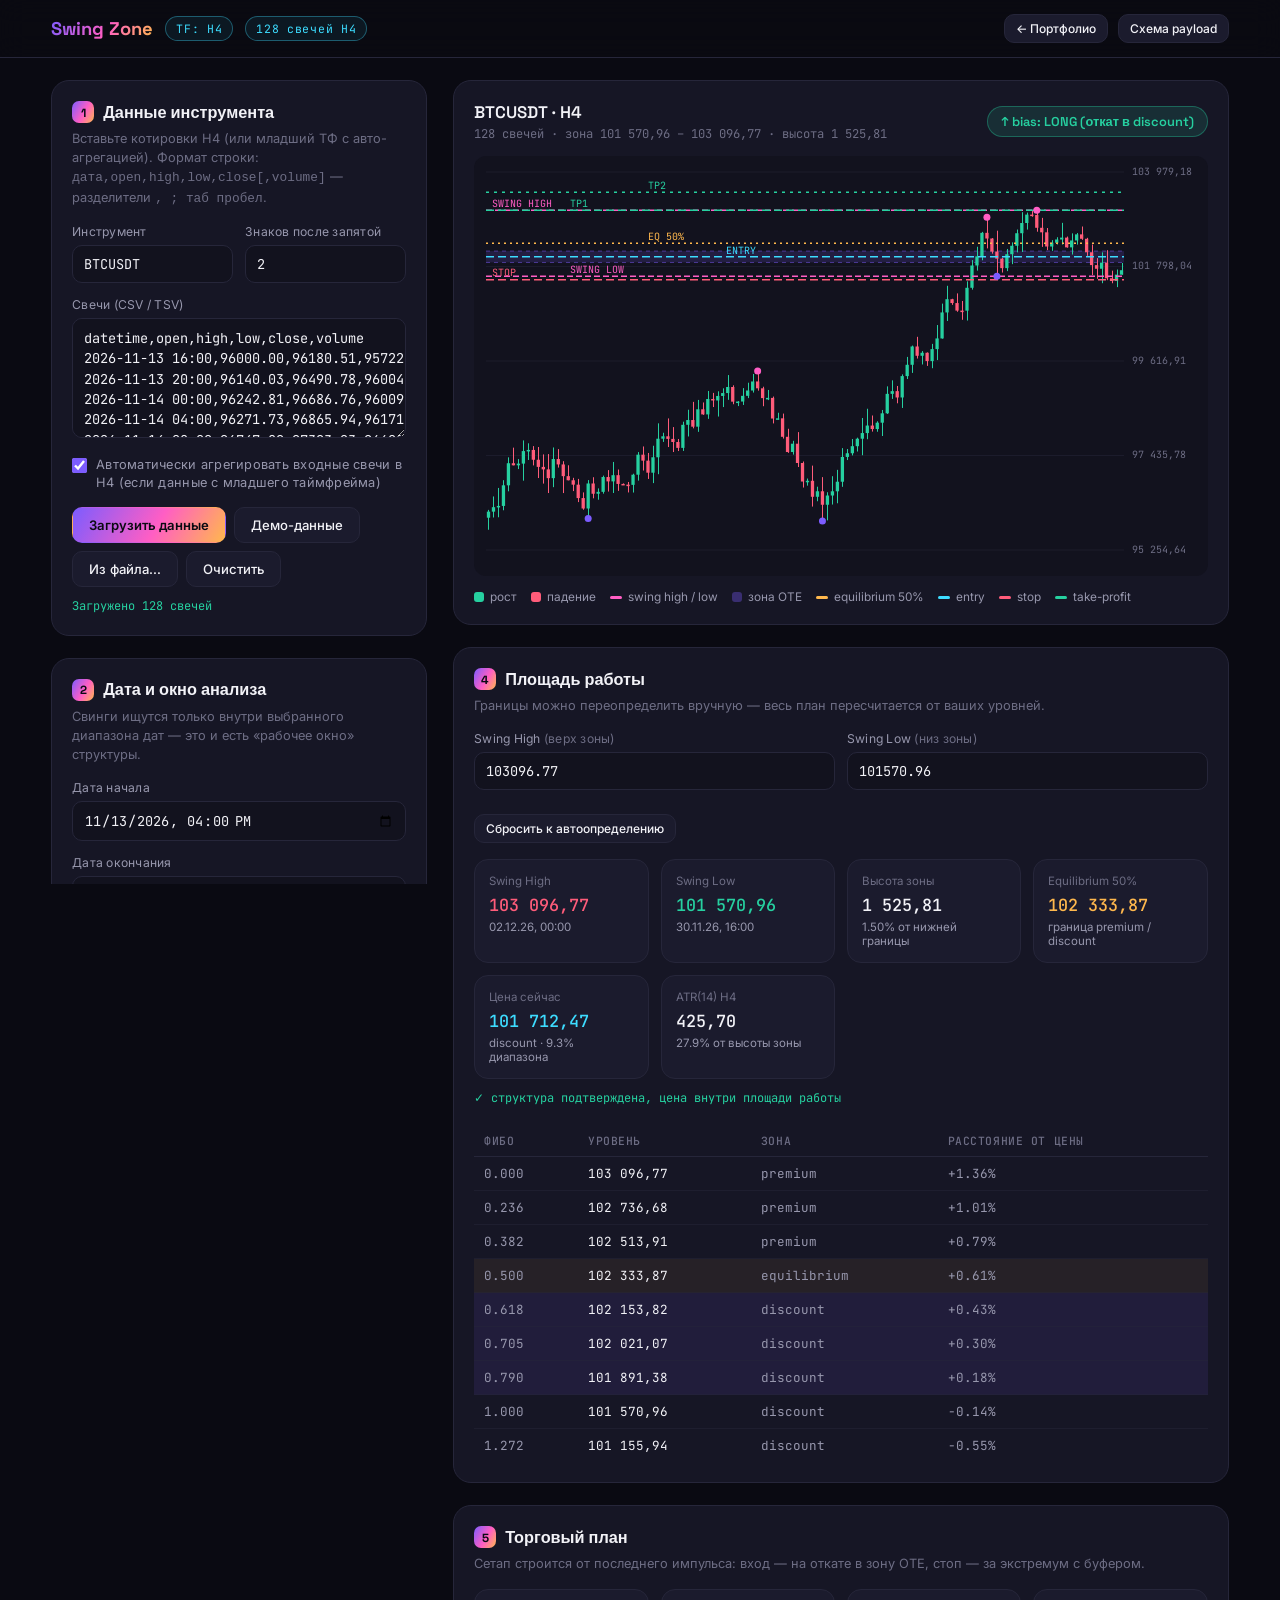
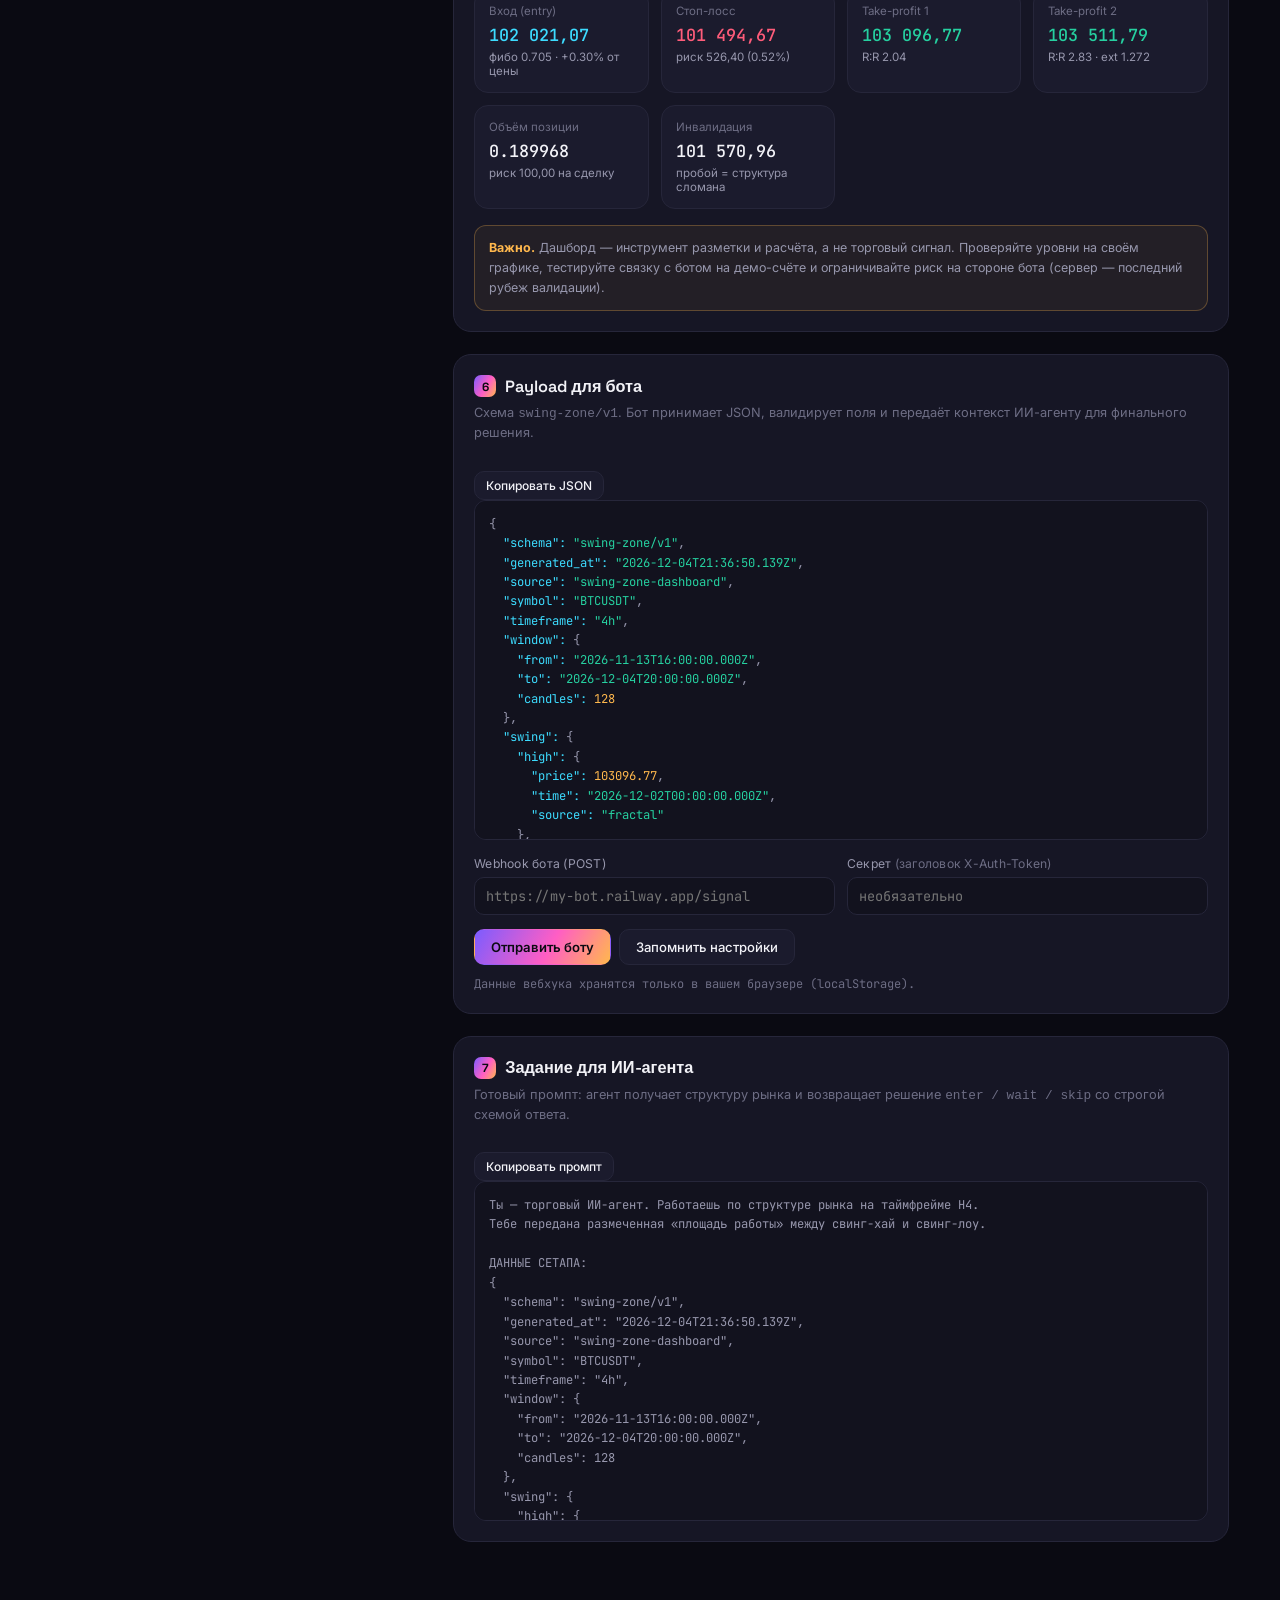
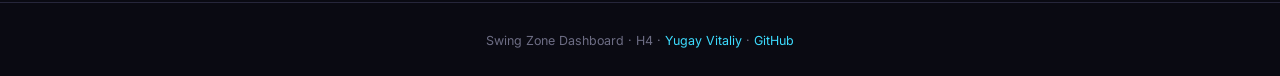
<file: index.html>
<!DOCTYPE html>
<html lang="ru">
<head>
<meta charset="UTF-8">
<meta name="viewport" content="width=device-width, initial-scale=1.0">
<title>Swing Zone Dashboard — H4 площадь работы для торгового бота</title>
<meta name="description" content="Дашборд для трейдинга: определение свинг-хай / свинг-лоу на 4-часовом таймфрейме, расчёт площади работы и передача данных торговому боту с ИИ-агентом.">
<link rel="preconnect" href="https://fonts.googleapis.com">
<link rel="preconnect" href="https://fonts.gstatic.com" crossorigin>
<link href="https://fonts.googleapis.com/css2?family=Space+Grotesk:wght@400;500;600;700&family=Inter:wght@400;500;600&family=JetBrains+Mono:wght@400;500&display=swap" rel="stylesheet">
<link rel="stylesheet" href="styles.css">
</head>
<body>

<header>
  <div class="brand">
    <div class="logo">Swing Zone</div>
    <span class="badge">TF: H4</span>
    <span class="badge warn" id="dataBadge">нет данных</span>
  </div>
  <div class="head-actions">
    <a class="btn sm" href="https://yugayv.github.io/partfolio/" target="_blank" rel="noopener">← Портфолио</a>
    <a class="btn sm" href="https://github.com/YugayV/swing-zone#4-схема-payload-swing-zonev1" target="_blank" rel="noopener">Схема payload</a>
  </div>
</header>

<div class="wrap">

  <!-- ============ SIDEBAR ============ -->
  <div class="col sidebar">

    <!-- 1. Данные -->
    <section class="card">
      <h2><span class="n">1</span> Данные инструмента</h2>
      <p class="hint">Вставьте котировки H4 (или младший ТФ с авто-агрегацией). Формат строки:
        <code>дата,open,high,low,close[,volume]</code> — разделители <code>, ; таб пробел</code>.</p>

      <div class="row">
        <div class="field">
          <label for="symbol">Инструмент</label>
          <input type="text" id="symbol" value="BTCUSDT" placeholder="BTCUSDT">
        </div>
        <div class="field">
          <label for="digits">Знаков после запятой</label>
          <input type="number" id="digits" value="2" min="0" max="8" step="1">
        </div>
      </div>

      <div class="field">
        <label for="csvInput">Свечи (CSV / TSV)</label>
        <textarea id="csvInput" spellcheck="false" placeholder="2026-07-28 00:00,118400,119250,117980,118910&#10;2026-07-28 04:00,118910,119880,118600,119540"></textarea>
      </div>

      <div class="field">
        <label class="check">
          <input type="checkbox" id="aggregate" checked>
          <span>Автоматически агрегировать входные свечи в H4 (если данные с младшего таймфрейма)</span>
        </label>
      </div>

      <div class="btn-row">
        <button class="btn primary" id="btnParse">Загрузить данные</button>
        <button class="btn" id="btnDemo">Демо-данные</button>
        <button class="btn" id="btnFile">Из файла…</button>
        <button class="btn" id="btnClear">Очистить</button>
        <input type="file" id="fileInput" accept=".csv,.tsv,.txt" hidden>
      </div>
      <div class="status info" id="parseStatus">Данные не загружены.</div>
    </section>

    <!-- 2. Дата / окно анализа -->
    <section class="card">
      <h2><span class="n">2</span> Дата и окно анализа</h2>
      <p class="hint">Свинги ищутся только внутри выбранного диапазона дат — это и есть «рабочее окно» структуры.</p>
      <div class="field">
        <label for="dateFrom">Дата начала</label>
        <input type="datetime-local" id="dateFrom">
      </div>
      <div class="field">
        <label for="dateTo">Дата окончания</label>
        <input type="datetime-local" id="dateTo">
      </div>
      <div class="btn-row">
        <button class="btn sm" id="btnFullRange">Весь диапазон</button>
        <button class="btn sm" data-bars="30">30 свечей</button>
        <button class="btn sm" data-bars="60">60 свечей</button>
        <button class="btn sm" data-bars="120">120 свечей</button>
      </div>
      <div class="status info" id="windowStatus">—</div>
    </section>

    <!-- 3. Параметры структуры -->
    <section class="card">
      <h2><span class="n">3</span> Параметры структуры</h2>
      <p class="hint">Свинг = фрактал: экстремум сильнее N соседних свечей слева и справа. Движение короче порога импульса считается шумом и не создаёт новый свинг.</p>
      <div class="row">
        <div class="field">
          <label for="strength">Сила свинга <span class="unit">(баров)</span></label>
          <input type="number" id="strength" value="2" min="1" max="10" step="1">
        </div>
        <div class="field">
          <label for="minMove">Мин. импульс <span class="unit">(× ATR14)</span></label>
          <input type="number" id="minMove" value="2.5" min="0" max="20" step="0.1">
        </div>
      </div>
      <div class="row">
        <div class="field">
          <label for="buffer">Буфер стопа <span class="unit">(% зоны)</span></label>
          <input type="number" id="buffer" value="5" min="0" max="50" step="0.5">
        </div>
        <div class="field">
          <label for="entryFib">Вход по фибо</label>
          <select id="entryFib">
            <option value="0.5">0.500 — equilibrium</option>
            <option value="0.618">0.618 — golden</option>
            <option value="0.705" selected>0.705 — центр OTE</option>
            <option value="0.79">0.790 — край OTE</option>
          </select>
        </div>
      </div>
      <div class="row">
        <div class="field">
          <label for="deposit">Депозит <span class="unit">(валюта счёта)</span></label>
          <input type="number" id="deposit" value="10000" min="0" step="100">
        </div>
        <div class="field">
          <label for="riskPct">Риск на сделку <span class="unit">(%)</span></label>
          <input type="number" id="riskPct" value="1" min="0.01" max="100" step="0.1">
        </div>
      </div>
      <div class="field">
        <label class="check">
          <input type="checkbox" id="autoRecalc" checked>
          <span>Пересчитывать автоматически при изменении параметров</span>
        </label>
      </div>
      <button class="btn primary" id="btnCalc" style="width:100%">Рассчитать площадь работы</button>
    </section>

  </div>

  <!-- ============ MAIN ============ -->
  <div class="col">

    <!-- Chart -->
    <section class="card">
      <div class="chart-head">
        <div>
          <div class="chart-title" id="chartTitle">График H4</div>
          <div class="chart-sub" id="chartSub">Загрузите данные, чтобы построить структуру</div>
        </div>
        <span class="bias flat" id="biasBadge">bias: —</span>
      </div>
      <div class="chart-box">
        <canvas id="chart"></canvas>
        <div class="tooltip" id="tooltip"></div>
      </div>
      <div class="legend">
        <span><i class="box" style="background:var(--up)"></i> рост</span>
        <span><i class="box" style="background:var(--down)"></i> падение</span>
        <span><i style="background:var(--accent1)"></i> swing high / low</span>
        <span><i class="box" style="background:rgba(124,92,255,.35)"></i> зона OTE</span>
        <span><i style="background:var(--accent4)"></i> equilibrium 50%</span>
        <span><i style="background:var(--accent3)"></i> entry</span>
        <span><i style="background:var(--down)"></i> stop</span>
        <span><i style="background:var(--up)"></i> take-profit</span>
      </div>
    </section>

    <!-- Zone -->
    <section class="card">
      <div class="card-head-row">
        <div>
          <h2><span class="n">4</span> Площадь работы</h2>
          <p class="hint">Границы можно переопределить вручную — весь план пересчитается от ваших уровней.</p>
        </div>
      </div>

      <div class="row" style="margin-bottom:16px">
        <div class="field">
          <label for="swingHigh">Swing High <span class="unit">(верх зоны)</span></label>
          <input type="number" id="swingHigh" step="any" placeholder="—">
        </div>
        <div class="field">
          <label for="swingLow">Swing Low <span class="unit">(низ зоны)</span></label>
          <input type="number" id="swingLow" step="any" placeholder="—">
        </div>
      </div>
      <div class="btn-row" style="margin:-6px 0 16px">
        <button class="btn sm" id="btnResetZone">Сбросить к автоопределению</button>
      </div>

      <div class="tiles" id="zoneTiles">
        <div class="tile hi"><div class="lbl">Swing High</div><div class="val" id="tHigh">—</div><div class="sub" id="tHighDate">—</div></div>
        <div class="tile lo"><div class="lbl">Swing Low</div><div class="val" id="tLow">—</div><div class="sub" id="tLowDate">—</div></div>
        <div class="tile"><div class="lbl">Высота зоны</div><div class="val" id="tRange">—</div><div class="sub" id="tRangePct">—</div></div>
        <div class="tile eq"><div class="lbl">Equilibrium 50%</div><div class="val" id="tEq">—</div><div class="sub">граница premium / discount</div></div>
        <div class="tile acc"><div class="lbl">Цена сейчас</div><div class="val" id="tLast">—</div><div class="sub" id="tLastZone">—</div></div>
        <div class="tile"><div class="lbl">ATR(14) H4</div><div class="val" id="tAtr">—</div><div class="sub" id="tAtrPct">—</div></div>
      </div>

      <div class="status info" id="zoneWarn"></div>

      <div class="table-scroll" style="margin-top:18px">
        <table id="fibTable">
          <thead><tr><th>Фибо</th><th>Уровень</th><th>Зона</th><th>Расстояние от цены</th></tr></thead>
          <tbody></tbody>
        </table>
      </div>
    </section>

    <!-- Trade plan -->
    <section class="card">
      <h2><span class="n">5</span> Торговый план</h2>
      <p class="hint">Сетап строится от последнего импульса: вход — на откате в зону OTE, стоп — за экстремум с буфером.</p>
      <div class="tiles">
        <div class="tile acc"><div class="lbl">Вход (entry)</div><div class="val" id="pEntry">—</div><div class="sub" id="pEntryFib">—</div></div>
        <div class="tile hi"><div class="lbl">Стоп-лосс</div><div class="val" id="pStop">—</div><div class="sub" id="pStopDist">—</div></div>
        <div class="tile lo"><div class="lbl">Take-profit 1</div><div class="val" id="pTp1">—</div><div class="sub" id="pTp1R">—</div></div>
        <div class="tile lo"><div class="lbl">Take-profit 2</div><div class="val" id="pTp2">—</div><div class="sub" id="pTp2R">—</div></div>
        <div class="tile"><div class="lbl">Объём позиции</div><div class="val" id="pQty">—</div><div class="sub" id="pRiskMoney">—</div></div>
        <div class="tile"><div class="lbl">Инвалидация</div><div class="val" id="pInval">—</div><div class="sub">пробой = структура сломана</div></div>
      </div>
      <div class="disclaimer" style="margin-top:16px">
        <b>Важно.</b> Дашборд — инструмент разметки и расчёта, а не торговый сигнал. Проверяйте уровни на своём графике,
        тестируйте связку с ботом на демо-счёте и ограничивайте риск на стороне бота (сервер — последний рубеж валидации).
      </div>
    </section>

    <!-- Payload -->
    <section class="card">
      <div class="card-head-row">
        <div>
          <h2><span class="n">6</span> Payload для бота</h2>
          <p class="hint">Схема <code>swing-zone/v1</code>. Бот принимает JSON, валидирует поля и передаёт контекст ИИ-агенту для финального решения.</p>
        </div>
        <button class="btn sm" id="btnCopyPayload">Копировать JSON</button>
      </div>
      <pre id="payloadBox">— рассчитайте зону, чтобы получить payload —</pre>

      <div class="row" style="margin-top:16px">
        <div class="field">
          <label for="webhookUrl">Webhook бота (POST)</label>
          <input type="url" id="webhookUrl" placeholder="https://my-bot.railway.app/signal">
        </div>
        <div class="field">
          <label for="webhookToken">Секрет <span class="unit">(заголовок X-Auth-Token)</span></label>
          <input type="text" id="webhookToken" placeholder="необязательно">
        </div>
      </div>
      <div class="btn-row">
        <button class="btn primary" id="btnSend">Отправить боту</button>
        <button class="btn" id="btnSaveCfg">Запомнить настройки</button>
      </div>
      <div class="status info" id="sendStatus">Данные вебхука хранятся только в вашем браузере (localStorage).</div>
    </section>

    <!-- AI agent -->
    <section class="card">
      <div class="card-head-row">
        <div>
          <h2><span class="n">7</span> Задание для ИИ-агента</h2>
          <p class="hint">Готовый промпт: агент получает структуру рынка и возвращает решение <code>enter / wait / skip</code> со строгой схемой ответа.</p>
        </div>
        <button class="btn sm" id="btnCopyPrompt">Копировать промпт</button>
      </div>
      <pre id="promptBox">— рассчитайте зону, чтобы получить промпт —</pre>
    </section>

  </div>
</div>

<footer>
  Swing Zone Dashboard · H4 · <a href="https://yugayv.github.io/partfolio/" target="_blank" rel="noopener">Yugay Vitaliy</a> ·
  <a href="https://github.com/YugayV" target="_blank" rel="noopener">GitHub</a>
</footer>

<script src="app.js"></script>
</body>
</html>
</file>
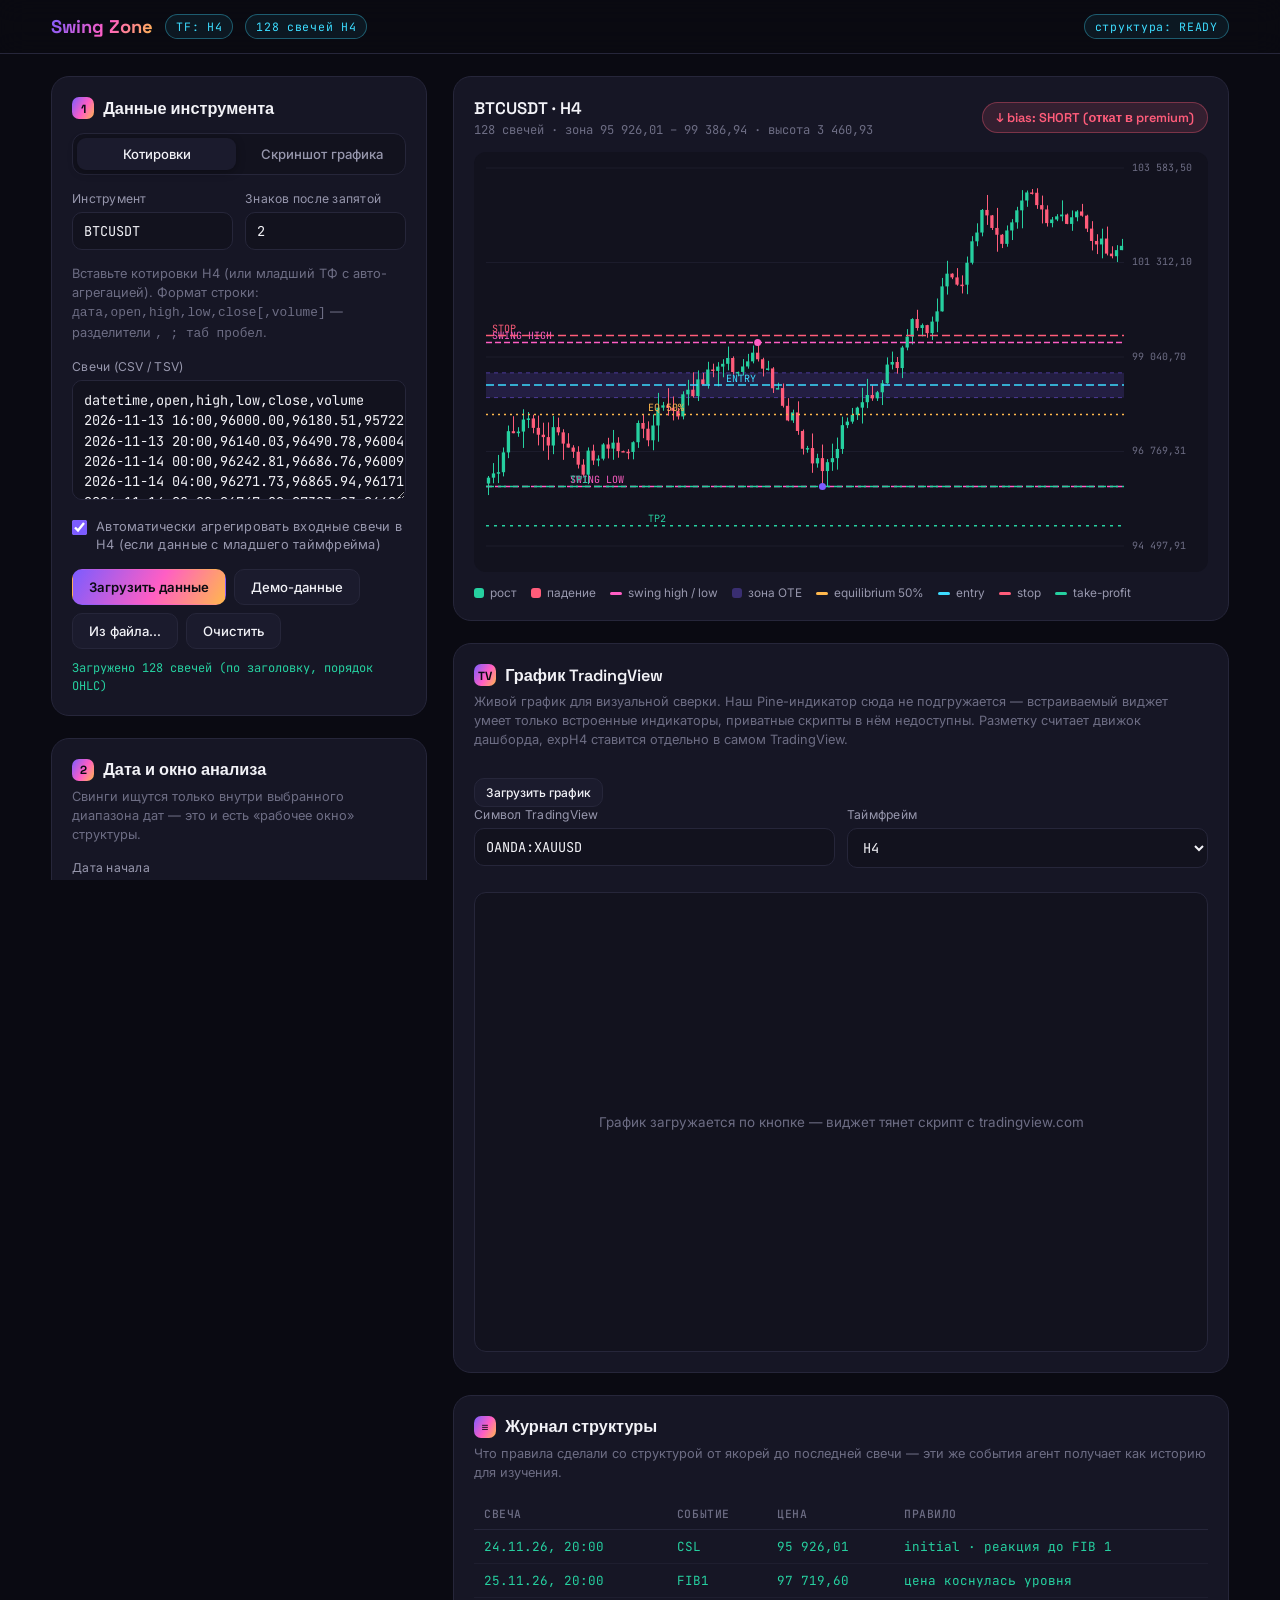
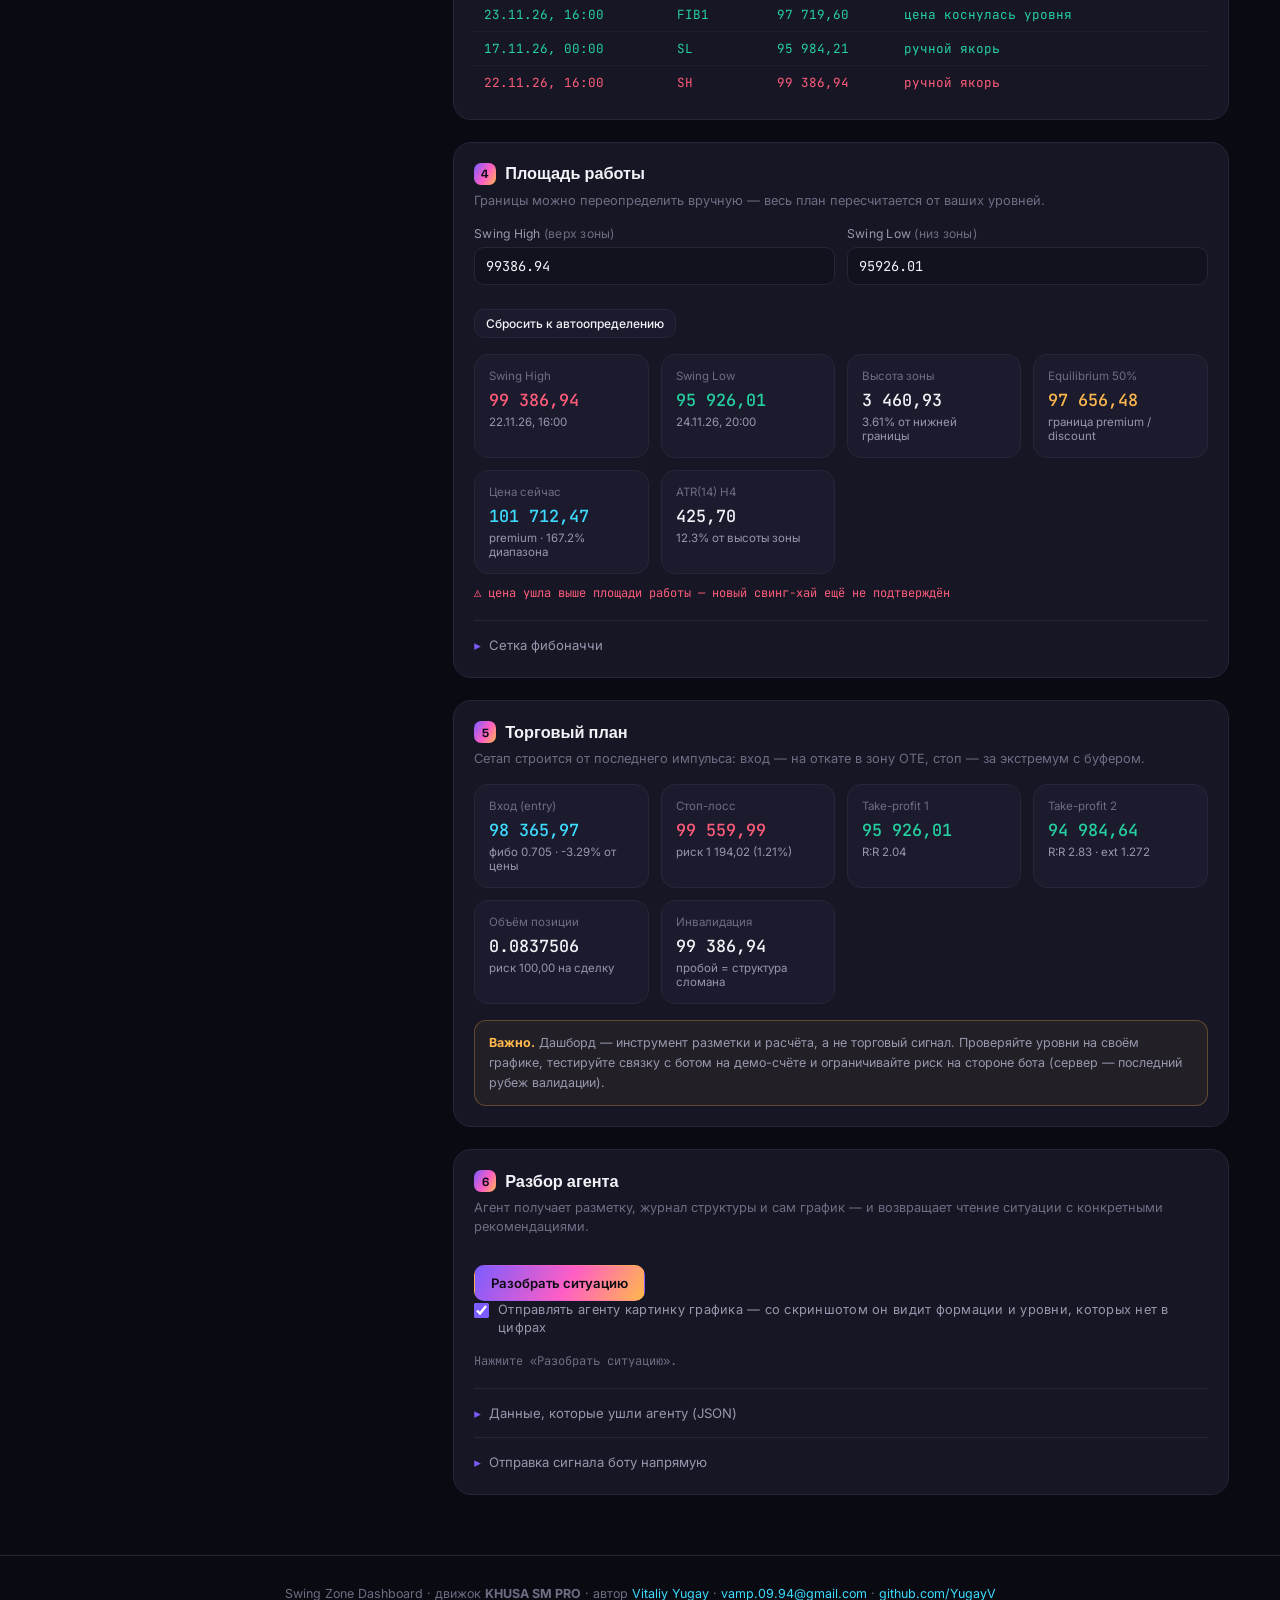
<file: web/index.html>
<!DOCTYPE html>
<html lang="ru">
<head>
<meta charset="UTF-8">
<meta name="viewport" content="width=device-width, initial-scale=1.0">
<title>Swing Zone Dashboard — H4 площадь работы для торгового бота</title>
<meta name="description" content="Дашборд для трейдинга: определение свинг-хай / свинг-лоу на 4-часовом таймфрейме, расчёт площади работы и передача данных торговому боту с ИИ-агентом.">
<link rel="preconnect" href="https://fonts.googleapis.com">
<link rel="preconnect" href="https://fonts.gstatic.com" crossorigin>
<link href="https://fonts.googleapis.com/css2?family=Space+Grotesk:wght@400;500;600;700&family=Inter:wght@400;500;600&family=JetBrains+Mono:wght@400;500&display=swap" rel="stylesheet">
<link rel="stylesheet" href="styles.css">
</head>
<body>

<header>
  <div class="brand">
    <div class="logo">Swing Zone</div>
    <span class="badge" id="tfBadge">TF: H4</span>
    <span class="badge warn" id="dataBadge">нет данных</span>
  </div>
  <div class="head-actions">
    <span class="badge" id="structBadge">структура: —</span>
  </div>
</header>

<div class="wrap">

  <!-- ============ SIDEBAR ============ -->
  <div class="col sidebar">

    <!-- 1. Данные -->
    <section class="card">
      <h2><span class="n">1</span> Данные инструмента</h2>

      <div class="tabs" id="modeTabs">
        <button class="tab active" data-mode="candles">Котировки</button>
        <button class="tab" data-mode="screenshot">Скриншот графика</button>
      </div>

      <div class="row">
        <div class="field">
          <label for="symbol">Инструмент</label>
          <input type="text" id="symbol" value="XAUUSD" placeholder="XAUUSD">
        </div>
        <div class="field">
          <label for="digits">Знаков после запятой</label>
          <input type="number" id="digits" value="2" min="0" max="8" step="1">
        </div>
      </div>

      <div id="candlesPane">
      <p class="hint">Вставьте котировки H4 (или младший ТФ с авто-агрегацией). Формат строки:
        <code>дата,open,high,low,close[,volume]</code> — разделители <code>, ; таб пробел</code>.</p>

      <div class="field">
        <label for="csvInput">Свечи (CSV / TSV)</label>
        <textarea id="csvInput" spellcheck="false" placeholder="2026-07-28 00:00,118400,119250,117980,118910&#10;2026-07-28 04:00,118910,119880,118600,119540"></textarea>
      </div>

      <div class="field">
        <label class="check">
          <input type="checkbox" id="aggregate" checked>
          <span>Автоматически агрегировать входные свечи в H4 (если данные с младшего таймфрейма)</span>
        </label>
      </div>

      <div class="btn-row">
        <button class="btn primary" id="btnParse">Загрузить данные</button>
        <button class="btn" id="btnDemo">Демо-данные</button>
        <button class="btn" id="btnFile">Из файла…</button>
        <button class="btn" id="btnClear">Очистить</button>
        <input type="file" id="fileInput" accept=".csv,.tsv,.txt" hidden>
      </div>
      <div class="status info" id="parseStatus">Данные не загружены.</div>
      </div><!-- /candlesPane -->

      <div id="shotPane" hidden>
        <p class="hint">Скриншот даёт пиксели, а не цены. Отметьте два уровня с известной ценой —
          после этого любой клик по картинке превращается в цену, а порядок точек по горизонтали
          задаёт направление ноги и bias.</p>

        <div class="dropzone" id="dropzone">
          <div class="dz-icon">🖼</div>
          <div class="dz-main">Перетащите скриншот сюда</div>
          <div class="dz-sub">или нажмите Ctrl+V · или кликните для выбора файла</div>
          <input type="file" id="shotFile" accept="image/*" hidden>
        </div>

        <div id="shotSteps" hidden>
          <div class="btn-row" style="margin-bottom:14px">
            <button class="btn primary" id="btnShotRead">Прочитать график</button>
          </div>
          <p class="hint" style="margin-top:-6px">Агент читает ценовую шкалу, дашборд считает
            свечи по пикселям — получаются настоящие котировки, и дальше работает тот же
            движок структуры, что и для CSV. Ниже — ручная разметка на случай, если
            авточтение не справилось.</p>
          <div class="status info" id="shotReadStatus" hidden></div>

          <div class="field">
            <label>Цены опорных уровней <span class="unit">(с ценовой шкалы графика)</span></label>
            <div class="row">
              <input type="number" id="calPriceA" step="any" placeholder="цена уровня ①">
              <input type="number" id="calPriceB" step="any" placeholder="цена уровня ②">
            </div>
          </div>

          <label>Кликом по графику отмечаем</label>
          <div class="marker-row">
            <button class="btn sm marker active" data-point="calA">① уровень A</button>
            <button class="btn sm marker" data-point="calB">② уровень B</button>
            <button class="btn sm marker" data-point="high">swing high</button>
            <button class="btn sm marker" data-point="low">swing low</button>
            <button class="btn sm marker" data-point="last">текущая цена</button>
          </div>

          <div class="field" style="margin-top:14px">
            <label for="shotTime">Время последней свечи <span class="unit">(для проверки свежести)</span></label>
            <input type="datetime-local" id="shotTime">
          </div>

          <div class="btn-row">
            <button class="btn sm" id="btnShotReset">Сбросить точки</button>
            <button class="btn sm" id="btnShotClear">Убрать скриншот</button>
          </div>
          <div class="status info" id="shotStatus">Отметьте два опорных уровня.</div>
        </div>
      </div><!-- /shotPane -->
    </section>

    <!-- 2. Дата / окно анализа -->
    <section class="card" id="windowCard">
      <h2><span class="n">2</span> Дата и окно анализа</h2>
      <p class="hint">Свинги ищутся только внутри выбранного диапазона дат — это и есть «рабочее окно» структуры.</p>
      <div class="field">
        <label for="dateFrom">Дата начала</label>
        <input type="datetime-local" id="dateFrom">
      </div>
      <div class="field">
        <label for="dateTo">Дата окончания</label>
        <input type="datetime-local" id="dateTo">
      </div>
      <div class="btn-row">
        <button class="btn sm" id="btnFullRange">Весь диапазон</button>
        <button class="btn sm" data-bars="30">30 свечей</button>
        <button class="btn sm" data-bars="60">60 свечей</button>
        <button class="btn sm" data-bars="120">120 свечей</button>
      </div>
      <div class="status info" id="windowStatus">—</div>
    </section>

    <!-- 3. Параметры структуры -->
    <section class="card">
      <h2><span class="n">3</span> Параметры структуры</h2>
      <p class="hint">Свинг = фрактал: экстремум сильнее N соседних свечей слева и справа. Движение короче порога импульса считается шумом и не создаёт новый свинг.</p>
      <div class="field">
        <label for="method">Метод разметки</label>
        <select id="method">
          <option value="rules" selected>KHUSA SM PRO — ручные якоря SH / SL</option>
          <option value="fractal">Автодетект — фракталы и зигзаг</option>
        </select>
      </div>

      <div id="ruleFields">
        <p class="hint">Укажите свечи, с которых стартует структура. Координаты якорей
          движок один раз поправит сам: если между ними есть более высокий максимум
          или более низкий минимум, он их и возьмёт. Дальше INITIAL собирает первую
          пару CSH + CSL по FIB 1, последний свинг задаёт направление навсегда, и
          управление уходит в MASTER с подтверждением по FIB 2 — ровно как индикатор
          KHUSA SM PRO на графике.</p>
        <div class="field">
          <label for="shAnchor">Якорь SWING HIGH <span class="unit">(дата и время свечи)</span></label>
          <input type="datetime-local" id="shAnchor">
        </div>
        <div class="field">
          <label for="slAnchor">Якорь SWING LOW <span class="unit">(дата и время свечи)</span></label>
          <input type="datetime-local" id="slAnchor">
        </div>
        <div class="row">
          <div class="field">
            <label for="fib1Pct">FIB 1 <span class="unit">(%)</span></label>
            <input type="number" id="fib1Pct" value="51" min="0" max="100" step="0.1">
          </div>
          <div class="field">
            <label for="fib2Pct">FIB 2 <span class="unit">(%)</span></label>
            <input type="number" id="fib2Pct" value="50" min="0" max="100" step="0.1">
          </div>
        </div>
        <label class="check">
          <input type="checkbox" id="enableTshTsl" checked>
          <span>TSH / TSL — показывать временные экстремумы до подтверждения</span>
        </label>
        <label class="check">
          <input type="checkbox" id="enableAutoSwing">
          <span>Автоматические SH / SL — отдельный движок поверх структуры
            (в индикаторе выключен по умолчанию)</span>
        </label>
        <div class="status info" id="rulesStatus">Задайте обе точки якоря.</div>
      </div>

      <div class="row" id="detectFields" hidden>
        <div class="field">
          <label for="strength">Сила свинга <span class="unit">(баров)</span></label>
          <input type="number" id="strength" value="2" min="1" max="10" step="1">
        </div>
        <div class="field">
          <label for="minMove">Мин. импульс <span class="unit">(× ATR14)</span></label>
          <input type="number" id="minMove" value="2.5" min="0" max="20" step="0.1">
        </div>
      </div>
      <div class="row">
        <div class="field">
          <label for="buffer">Буфер стопа <span class="unit">(% зоны)</span></label>
          <input type="number" id="buffer" value="5" min="0" max="50" step="0.5">
        </div>
        <div class="field">
          <label for="entryFib">Вход по фибо</label>
          <select id="entryFib">
            <option value="0.5">0.500 — equilibrium</option>
            <option value="0.618">0.618 — golden</option>
            <option value="0.705" selected>0.705 — центр OTE</option>
            <option value="0.79">0.790 — край OTE</option>
          </select>
        </div>
      </div>
      <div class="row">
        <div class="field">
          <label for="deposit">Депозит <span class="unit">(валюта счёта)</span></label>
          <input type="number" id="deposit" value="10000" min="0" step="100">
        </div>
        <div class="field">
          <label for="riskPct">Риск на сделку <span class="unit">(%)</span></label>
          <input type="number" id="riskPct" value="1" min="0.01" max="100" step="0.1">
        </div>
      </div>
      <div class="field">
        <label class="check">
          <input type="checkbox" id="autoRecalc" checked>
          <span>Пересчитывать автоматически при изменении параметров</span>
        </label>
      </div>
      <button class="btn primary" id="btnCalc" style="width:100%">Рассчитать площадь работы</button>
    </section>

  </div>

  <!-- ============ MAIN ============ -->
  <div class="col">

    <!-- Chart -->
    <section class="card">
      <div class="chart-head">
        <div>
          <div class="chart-title" id="chartTitle">График H4</div>
          <div class="chart-sub" id="chartSub">Загрузите данные, чтобы построить структуру</div>
        </div>
        <span class="bias flat" id="biasBadge">bias: —</span>
      </div>
      <div class="chart-box">
        <canvas id="chart"></canvas>
        <div class="tooltip" id="tooltip"></div>
      </div>
      <div class="legend">
        <span><i class="box" style="background:var(--up)"></i> рост</span>
        <span><i class="box" style="background:var(--down)"></i> падение</span>
        <span><i style="background:var(--accent1)"></i> swing high / low</span>
        <span><i class="box" style="background:rgba(124,92,255,.35)"></i> зона OTE</span>
        <span><i style="background:var(--accent4)"></i> equilibrium 50%</span>
        <span><i style="background:var(--accent3)"></i> entry</span>
        <span><i style="background:var(--down)"></i> stop</span>
        <span><i style="background:var(--up)"></i> take-profit</span>
      </div>
    </section>

    <!-- TradingView -->
    <section class="card">
      <div class="card-head-row">
        <div>
          <h2><span class="n">TV</span> График TradingView</h2>
          <p class="hint">Живой график для визуальной сверки. Наш Pine-индикатор сюда не
            подгружается — встраиваемый виджет умеет только встроенные индикаторы, приватные
            скрипты в нём недоступны. Разметку считает движок дашборда, expH4 ставится
            отдельно в самом TradingView.</p>
        </div>
        <button class="btn sm" id="btnTv">Загрузить график</button>
      </div>
      <div class="row" style="margin-bottom:12px">
        <div class="field">
          <label for="tvSymbol">Символ TradingView</label>
          <input type="text" id="tvSymbol" value="OANDA:XAUUSD" placeholder="OANDA:XAUUSD">
        </div>
        <div class="field">
          <label for="tvInterval">Таймфрейм</label>
          <select id="tvInterval">
            <option value="240" selected>H4</option>
            <option value="60">H1</option>
            <option value="D">D1</option>
          </select>
        </div>
      </div>
      <div id="tvHost" class="tv-host">
        <div class="tv-placeholder">График загружается по кнопке — виджет тянет скрипт с tradingview.com</div>
      </div>
    </section>

    <!-- Журнал структуры -->
    <section class="card" id="eventsCard" hidden>
      <h2><span class="n">≡</span> Журнал структуры</h2>
      <p class="hint">Что правила сделали со структурой от якорей до последней свечи —
        эти же события агент получает как историю для изучения.</p>
      <div class="table-scroll">
        <table id="eventsTable">
          <thead><tr><th>Свеча</th><th>Событие</th><th>Цена</th><th>Правило</th></tr></thead>
          <tbody></tbody>
        </table>
      </div>
    </section>

    <!-- Zone -->
    <section class="card">
      <div class="card-head-row">
        <div>
          <h2><span class="n">4</span> Площадь работы</h2>
          <p class="hint">Границы можно переопределить вручную — весь план пересчитается от ваших уровней.</p>
        </div>
      </div>

      <div class="row" id="zoneManualRow" style="margin-bottom:16px">
        <div class="field">
          <label for="swingHigh">Swing High <span class="unit">(верх зоны)</span></label>
          <input type="number" id="swingHigh" step="any" placeholder="—">
        </div>
        <div class="field">
          <label for="swingLow">Swing Low <span class="unit">(низ зоны)</span></label>
          <input type="number" id="swingLow" step="any" placeholder="—">
        </div>
      </div>
      <div class="btn-row" id="zoneManualBtn" style="margin:-6px 0 16px">
        <button class="btn sm" id="btnResetZone">Сбросить к автоопределению</button>
      </div>

      <div class="tiles" id="zoneTiles">
        <div class="tile hi"><div class="lbl">Swing High</div><div class="val" id="tHigh">—</div><div class="sub" id="tHighDate">—</div></div>
        <div class="tile lo"><div class="lbl">Swing Low</div><div class="val" id="tLow">—</div><div class="sub" id="tLowDate">—</div></div>
        <div class="tile"><div class="lbl">Высота зоны</div><div class="val" id="tRange">—</div><div class="sub" id="tRangePct">—</div></div>
        <div class="tile eq"><div class="lbl">Equilibrium 50%</div><div class="val" id="tEq">—</div><div class="sub">граница premium / discount</div></div>
        <div class="tile acc"><div class="lbl">Цена сейчас</div><div class="val" id="tLast">—</div><div class="sub" id="tLastZone">—</div></div>
        <div class="tile"><div class="lbl">ATR(14) H4</div><div class="val" id="tAtr">—</div><div class="sub" id="tAtrPct">—</div></div>
      </div>

      <div class="status info" id="zoneWarn"></div>

      <details class="fold" style="margin-top:18px">
      <summary>Сетка фибоначчи</summary>
      <div class="table-scroll">
        <table id="fibTable">
          <thead><tr><th>Фибо</th><th>Уровень</th><th>Зона</th><th>Расстояние от цены</th></tr></thead>
          <tbody></tbody>
        </table>
      </div>
      </details>
    </section>

    <!-- Trade plan -->
    <section class="card">
      <h2><span class="n">5</span> Торговый план</h2>
      <p class="hint">Сетап строится от последнего импульса: вход — на откате в зону OTE, стоп — за экстремум с буфером.</p>
      <div class="tiles">
        <div class="tile acc"><div class="lbl">Вход (entry)</div><div class="val" id="pEntry">—</div><div class="sub" id="pEntryFib">—</div></div>
        <div class="tile hi"><div class="lbl">Стоп-лосс</div><div class="val" id="pStop">—</div><div class="sub" id="pStopDist">—</div></div>
        <div class="tile lo"><div class="lbl">Take-profit 1</div><div class="val" id="pTp1">—</div><div class="sub" id="pTp1R">—</div></div>
        <div class="tile lo"><div class="lbl">Take-profit 2</div><div class="val" id="pTp2">—</div><div class="sub" id="pTp2R">—</div></div>
        <div class="tile"><div class="lbl">Объём позиции</div><div class="val" id="pQty">—</div><div class="sub" id="pRiskMoney">—</div></div>
        <div class="tile"><div class="lbl">Инвалидация</div><div class="val" id="pInval">—</div><div class="sub">пробой = структура сломана</div></div>
      </div>
      <div class="disclaimer" style="margin-top:16px">
        <b>Важно.</b> Дашборд — инструмент разметки и расчёта, а не торговый сигнал. Проверяйте уровни на своём графике,
        тестируйте связку с ботом на демо-счёте и ограничивайте риск на стороне бота (сервер — последний рубеж валидации).
      </div>
    </section>

    <!-- Разбор агента -->
    <section class="card">
      <div class="card-head-row">
        <div>
          <h2><span class="n">6</span> Разбор агента</h2>
          <p class="hint">Агент получает разметку, журнал структуры и сам график —
            и возвращает чтение ситуации с конкретными рекомендациями.</p>
        </div>
        <button class="btn primary" id="btnAnalyze">Разобрать ситуацию</button>
      </div>

      <label class="check" style="margin-bottom:14px">
        <input type="checkbox" id="sendImage" checked>
        <span>Отправлять агенту картинку графика — со скриншотом он видит формации
          и уровни, которых нет в цифрах</span>
      </label>

      <div class="status info" id="analyzeStatus">Нажмите «Разобрать ситуацию».</div>

      <div id="analysisBox" hidden>
        <div class="verdict-row">
          <span class="verdict" id="aVerdict">—</span>
          <span class="conf" id="aConf"></span>
        </div>
        <p class="a-summary" id="aSummary"></p>

        <div class="a-grid">
          <div class="a-block">
            <h4>Чтение структуры</h4>
            <p id="aStructure"></p>
          </div>
          <div class="a-block">
            <h4>Ключевые уровни</h4>
            <ul id="aLevels"></ul>
          </div>
          <div class="a-block">
            <h4>Рекомендации</h4>
            <ul id="aRecs"></ul>
          </div>
          <div class="a-block">
            <h4>Риски</h4>
            <ul id="aRisks"></ul>
          </div>
          <div class="a-block" id="aChartBlock" hidden>
            <h4>Что видно на графике</h4>
            <ul id="aChart"></ul>
          </div>
          <div class="a-block">
            <h4>Инвалидация</h4>
            <p id="aInval"></p>
          </div>
        </div>
      </div>

      <details class="fold" style="margin-top:18px">
        <summary>Данные, которые ушли агенту (JSON)</summary>
        <pre id="payloadBox">— рассчитайте зону —</pre>
        <div class="btn-row" style="margin-top:10px">
          <button class="btn sm" id="btnCopyPayload">Копировать JSON</button>
        </div>
      </details>

      <details class="fold">
        <summary>Отправка сигнала боту напрямую</summary>
        <div class="row" style="margin-top:12px">
          <div class="field">
            <label for="webhookUrl">Webhook бота (POST)</label>
            <input type="url" id="webhookUrl" placeholder="https://my-bot.railway.app/signal">
          </div>
          <div class="field">
            <label for="webhookToken">Секрет <span class="unit">(X-Auth-Token)</span></label>
            <input type="text" id="webhookToken" placeholder="необязательно">
          </div>
        </div>
        <div class="btn-row">
          <button class="btn" id="btnSend">Отправить боту</button>
          <button class="btn" id="btnSaveCfg">Запомнить настройки</button>
        </div>
        <div class="status info" id="sendStatus">Настройки хранятся только в вашем браузере.</div>
      </details>
    </section>

  </div>
</div>

<footer>
  Swing Zone Dashboard · движок <b>KHUSA SM PRO</b> ·
  автор <a href="https://yugayv.github.io/partfolio/" target="_blank" rel="noopener">Vitaliy Yugay</a> ·
  <a href="mailto:vamp.09.94@gmail.com">vamp.09.94@gmail.com</a> ·
  <a href="https://github.com/YugayV" target="_blank" rel="noopener">github.com/YugayV</a>
</footer>

<script src="csv.js"></script>
<script src="khusa.js"></script>
<script src="vision.js"></script>
<script src="app.js"></script>
</body>
</html>
</file>
<file: styles.css>
:root{
  --bg:#0a0a12;
  --bg-soft:#12121e;
  --card:#161625;
  --card-2:#1b1b2d;
  --card-border:#26263a;
  --text:#f2f2f7;
  --text-dim:#9797ad;
  --text-mute:#6d6d84;
  --accent1:#ff5ec4;
  --accent2:#7c5cff;
  --accent3:#3ddcff;
  --accent4:#ffb84d;
  --up:#26d0a0;
  --down:#ff5c7a;
  --gradient:linear-gradient(120deg,var(--accent2),var(--accent1) 55%,var(--accent4));
}
*{box-sizing:border-box;margin:0;padding:0;}
body{
  background:var(--bg);
  color:var(--text);
  font-family:'Inter',system-ui,sans-serif;
  min-height:100vh;
  -webkit-font-smoothing:antialiased;
}
a{color:inherit;text-decoration:none;}
::selection{background:var(--accent2);color:#fff;}

/* ---------- header ---------- */
header{
  position:sticky;top:0;z-index:50;
  display:flex;align-items:center;justify-content:space-between;gap:16px;
  padding:14px 4%;
  background:rgba(10,10,18,.8);
  backdrop-filter:blur(14px);
  border-bottom:1px solid var(--card-border);
}
.brand{display:flex;align-items:center;gap:12px;flex-wrap:wrap;}
.logo{
  font-family:'Space Grotesk',sans-serif;font-weight:700;font-size:1.15rem;
  background:var(--gradient);-webkit-background-clip:text;background-clip:text;color:transparent;
}
.badge{
  font-family:'JetBrains Mono',monospace;font-size:.72rem;letter-spacing:.06em;
  border:1px solid rgba(61,220,255,.35);color:var(--accent3);
  background:rgba(61,220,255,.07);padding:4px 10px;border-radius:20px;
}
.badge.warn{border-color:rgba(255,184,77,.4);color:var(--accent4);background:rgba(255,184,77,.07);}
.head-actions{display:flex;gap:10px;align-items:center;flex-wrap:wrap;}

/* ---------- layout ---------- */
.wrap{
  display:grid;
  grid-template-columns:minmax(320px,380px) 1fr;
  gap:22px;
  padding:22px 4% 60px;
  align-items:start;
}
@media (max-width:1100px){ .wrap{grid-template-columns:1fr;} }

.col{display:flex;flex-direction:column;gap:22px;}
.sidebar{position:sticky;top:74px;max-height:calc(100vh - 96px);overflow-y:auto;padding-right:4px;}
@media (max-width:1100px){ .sidebar{position:static;max-height:none;overflow:visible;} }
.sidebar::-webkit-scrollbar{width:8px;}
.sidebar::-webkit-scrollbar-thumb{background:var(--card-border);border-radius:8px;}

/* ---------- cards ---------- */
.card{
  background:var(--card);
  border:1px solid var(--card-border);
  border-radius:18px;
  padding:20px;
}
.card h2{
  font-family:'Space Grotesk',sans-serif;font-size:1.02rem;font-weight:600;
  display:flex;align-items:center;gap:9px;margin-bottom:6px;
}
.card h2 .n{
  width:22px;height:22px;flex-shrink:0;border-radius:7px;background:var(--gradient);
  color:#0a0a12;font-size:.74rem;font-weight:700;
  display:flex;align-items:center;justify-content:center;
}
.card .hint{color:var(--text-mute);font-size:.8rem;line-height:1.5;margin-bottom:16px;}

/* ---------- form controls ---------- */
.field{margin-bottom:14px;}
.field:last-child{margin-bottom:0;}
label{
  display:block;font-size:.76rem;color:var(--text-dim);margin-bottom:6px;
  letter-spacing:.02em;
}
label .unit{color:var(--text-mute);}
input[type=text],input[type=number],input[type=datetime-local],input[type=url],select,textarea{
  width:100%;
  background:var(--bg-soft);
  border:1px solid var(--card-border);
  border-radius:10px;
  color:var(--text);
  font-family:'JetBrains Mono',monospace;
  font-size:.85rem;
  padding:9px 11px;
  transition:border-color .2s,box-shadow .2s;
}
input:focus,select:focus,textarea:focus{
  outline:none;border-color:var(--accent2);box-shadow:0 0 0 3px rgba(124,92,255,.15);
}
textarea{resize:vertical;min-height:120px;line-height:1.5;white-space:pre;overflow-x:auto;}
select{cursor:pointer;}
.row{display:grid;grid-template-columns:1fr 1fr;gap:12px;}
.row-3{display:grid;grid-template-columns:repeat(3,1fr);gap:10px;}
.check{
  display:flex;align-items:flex-start;gap:9px;font-size:.8rem;color:var(--text-dim);
  cursor:pointer;line-height:1.45;
}
.check input{margin-top:2px;accent-color:var(--accent2);width:15px;height:15px;flex-shrink:0;cursor:pointer;}

.btn{
  display:inline-flex;align-items:center;justify-content:center;gap:7px;
  padding:9px 16px;border-radius:10px;border:1px solid var(--card-border);
  background:var(--card-2);color:var(--text);
  font-family:'Inter',sans-serif;font-size:.82rem;font-weight:500;cursor:pointer;
  transition:transform .18s,border-color .18s,background .18s,color .18s;
}
.btn:hover{transform:translateY(-1px);border-color:var(--accent3);color:var(--accent3);}
.btn:active{transform:translateY(0);}
.btn.primary{background:var(--gradient);color:#0a0a12;border-color:transparent;font-weight:600;}
.btn.primary:hover{color:#0a0a12;box-shadow:0 8px 22px rgba(124,92,255,.3);}
.btn.sm{padding:6px 11px;font-size:.75rem;}
.btn:disabled{opacity:.45;cursor:not-allowed;transform:none;}
.btn-row{display:flex;gap:8px;flex-wrap:wrap;}

.status{font-family:'JetBrains Mono',monospace;font-size:.75rem;line-height:1.5;margin-top:10px;word-break:break-word;}
.status.ok{color:var(--up);}
.status.err{color:var(--down);}
.status.info{color:var(--text-mute);}

/* ---------- chart ---------- */
.chart-head{display:flex;align-items:center;justify-content:space-between;gap:14px;flex-wrap:wrap;margin-bottom:14px;}
.chart-title{font-family:'Space Grotesk',sans-serif;font-size:1.05rem;font-weight:600;}
.chart-sub{font-family:'JetBrains Mono',monospace;font-size:.76rem;color:var(--text-mute);margin-top:3px;}
.chart-box{position:relative;width:100%;height:420px;}
@media (max-width:640px){ .chart-box{height:320px;} }
canvas{width:100%;height:100%;display:block;border-radius:12px;background:var(--bg-soft);cursor:crosshair;}
.tooltip{
  position:absolute;pointer-events:none;opacity:0;transition:opacity .12s;
  background:rgba(10,10,18,.95);border:1px solid var(--card-border);
  border-radius:10px;padding:9px 11px;
  font-family:'JetBrains Mono',monospace;font-size:.72rem;line-height:1.6;
  white-space:nowrap;z-index:5;box-shadow:0 10px 26px rgba(0,0,0,.5);
}
.tooltip b{color:var(--text);font-weight:500;}
.tooltip .t-date{color:var(--accent3);margin-bottom:3px;display:block;}
.legend{display:flex;flex-wrap:wrap;gap:14px;margin-top:14px;font-size:.74rem;color:var(--text-dim);}
.legend span{display:inline-flex;align-items:center;gap:6px;}
.legend i{width:12px;height:3px;border-radius:2px;display:inline-block;}
.legend i.box{height:10px;width:10px;border-radius:3px;}

/* ---------- stat tiles ---------- */
.tiles{display:grid;grid-template-columns:repeat(auto-fit,minmax(150px,1fr));gap:12px;}
.tile{
  background:var(--card-2);border:1px solid var(--card-border);
  border-radius:14px;padding:14px;
}
.tile .lbl{font-size:.72rem;color:var(--text-mute);margin-bottom:6px;}
.tile .val{font-family:'JetBrains Mono',monospace;font-size:1.05rem;font-weight:500;}
.tile .sub{font-size:.72rem;color:var(--text-dim);margin-top:4px;}
.tile.hi .val{color:var(--down);}
.tile.lo .val{color:var(--up);}
.tile.eq .val{color:var(--accent4);}
.tile.acc .val{color:var(--accent3);}

.bias{
  display:inline-flex;align-items:center;gap:8px;
  padding:6px 13px;border-radius:20px;font-size:.8rem;font-weight:600;
  font-family:'Space Grotesk',sans-serif;
}
.bias.long{background:rgba(38,208,160,.13);color:var(--up);border:1px solid rgba(38,208,160,.35);}
.bias.short{background:rgba(255,92,122,.13);color:var(--down);border:1px solid rgba(255,92,122,.35);}
.bias.flat{background:rgba(151,151,173,.12);color:var(--text-dim);border:1px solid var(--card-border);}

/* ---------- tables ---------- */
.table-scroll{overflow-x:auto;}
table{width:100%;border-collapse:collapse;font-family:'JetBrains Mono',monospace;font-size:.79rem;}
th{
  text-align:left;font-weight:500;color:var(--text-mute);font-size:.71rem;
  letter-spacing:.05em;text-transform:uppercase;
  padding:8px 10px;border-bottom:1px solid var(--card-border);white-space:nowrap;
}
td{padding:8px 10px;border-bottom:1px solid rgba(38,38,58,.5);white-space:nowrap;}
tbody tr:last-child td{border-bottom:none;}
tbody tr.ote{background:rgba(124,92,255,.1);}
tbody tr.eq-row{background:rgba(255,184,77,.07);}
td.k{color:var(--text-dim);}
td.v{color:var(--text);}

/* ---------- payload ---------- */
pre{
  background:var(--bg-soft);border:1px solid var(--card-border);border-radius:12px;
  padding:14px;overflow:auto;max-height:340px;
  font-family:'JetBrains Mono',monospace;font-size:.76rem;line-height:1.6;
  color:var(--text-dim);white-space:pre;
}
pre .j-key{color:var(--accent3);}
pre .j-str{color:var(--up);}
pre .j-num{color:var(--accent4);}
pre .j-bool{color:var(--accent1);}
pre .j-null{color:var(--text-mute);}

.card-head-row{display:flex;align-items:flex-start;justify-content:space-between;gap:12px;flex-wrap:wrap;}

footer{
  text-align:center;padding:30px 4%;color:var(--text-mute);font-size:.78rem;
  border-top:1px solid var(--card-border);
}
footer a{color:var(--accent3);}
.disclaimer{
  border:1px solid rgba(255,184,77,.28);background:rgba(255,184,77,.06);
  border-radius:12px;padding:12px 14px;font-size:.78rem;color:var(--text-dim);line-height:1.6;
}
.disclaimer b{color:var(--accent4);}
</file>
<file: web/styles.css>
:root{
  --bg:#0a0a12;
  --bg-soft:#12121e;
  --card:#161625;
  --card-2:#1b1b2d;
  --card-border:#26263a;
  --text:#f2f2f7;
  --text-dim:#9797ad;
  --text-mute:#6d6d84;
  --accent1:#ff5ec4;
  --accent2:#7c5cff;
  --accent3:#3ddcff;
  --accent4:#ffb84d;
  --up:#26d0a0;
  --down:#ff5c7a;
  --gradient:linear-gradient(120deg,var(--accent2),var(--accent1) 55%,var(--accent4));
}
*{box-sizing:border-box;margin:0;padding:0;}
body{
  background:var(--bg);
  color:var(--text);
  font-family:'Inter',system-ui,sans-serif;
  min-height:100vh;
  -webkit-font-smoothing:antialiased;
}
a{color:inherit;text-decoration:none;}
::selection{background:var(--accent2);color:#fff;}

/* ---------- header ---------- */
header{
  position:sticky;top:0;z-index:50;
  display:flex;align-items:center;justify-content:space-between;gap:16px;
  padding:14px 4%;
  background:rgba(10,10,18,.8);
  backdrop-filter:blur(14px);
  border-bottom:1px solid var(--card-border);
}
.brand{display:flex;align-items:center;gap:12px;flex-wrap:wrap;}
.logo{
  font-family:'Space Grotesk',sans-serif;font-weight:700;font-size:1.15rem;
  background:var(--gradient);-webkit-background-clip:text;background-clip:text;color:transparent;
}
.badge{
  font-family:'JetBrains Mono',monospace;font-size:.72rem;letter-spacing:.06em;
  border:1px solid rgba(61,220,255,.35);color:var(--accent3);
  background:rgba(61,220,255,.07);padding:4px 10px;border-radius:20px;
}
.badge.warn{border-color:rgba(255,184,77,.4);color:var(--accent4);background:rgba(255,184,77,.07);}
.head-actions{display:flex;gap:10px;align-items:center;flex-wrap:wrap;}

/* ---------- layout ---------- */
.wrap{
  display:grid;
  grid-template-columns:minmax(320px,380px) 1fr;
  gap:22px;
  padding:22px 4% 60px;
  align-items:start;
}
@media (max-width:1100px){ .wrap{grid-template-columns:1fr;} }

.col{display:flex;flex-direction:column;gap:22px;}
.sidebar{position:sticky;top:74px;max-height:calc(100vh - 96px);overflow-y:auto;padding-right:4px;}
@media (max-width:1100px){ .sidebar{position:static;max-height:none;overflow:visible;} }
.sidebar::-webkit-scrollbar{width:8px;}
.sidebar::-webkit-scrollbar-thumb{background:var(--card-border);border-radius:8px;}

/* ---------- cards ---------- */
.card{
  background:var(--card);
  border:1px solid var(--card-border);
  border-radius:18px;
  padding:20px;
}
.card h2{
  font-family:'Space Grotesk',sans-serif;font-size:1.02rem;font-weight:600;
  display:flex;align-items:center;gap:9px;margin-bottom:6px;
}
.card h2 .n{
  width:22px;height:22px;flex-shrink:0;border-radius:7px;background:var(--gradient);
  color:#0a0a12;font-size:.74rem;font-weight:700;
  display:flex;align-items:center;justify-content:center;
}
.card .hint{color:var(--text-mute);font-size:.8rem;line-height:1.5;margin-bottom:16px;}

/* ---------- form controls ---------- */
.field{margin-bottom:14px;}
.field:last-child{margin-bottom:0;}
label{
  display:block;font-size:.76rem;color:var(--text-dim);margin-bottom:6px;
  letter-spacing:.02em;
}
label .unit{color:var(--text-mute);}
input[type=text],input[type=number],input[type=datetime-local],input[type=url],select,textarea{
  width:100%;
  background:var(--bg-soft);
  border:1px solid var(--card-border);
  border-radius:10px;
  color:var(--text);
  font-family:'JetBrains Mono',monospace;
  font-size:.85rem;
  padding:9px 11px;
  transition:border-color .2s,box-shadow .2s;
}
input:focus,select:focus,textarea:focus{
  outline:none;border-color:var(--accent2);box-shadow:0 0 0 3px rgba(124,92,255,.15);
}
textarea{resize:vertical;min-height:120px;line-height:1.5;white-space:pre;overflow-x:auto;}
select{cursor:pointer;}
.row{display:grid;grid-template-columns:1fr 1fr;gap:12px;}
.row-3{display:grid;grid-template-columns:repeat(3,1fr);gap:10px;}
.check{
  display:flex;align-items:flex-start;gap:9px;font-size:.8rem;color:var(--text-dim);
  cursor:pointer;line-height:1.45;
}
.check input{margin-top:2px;accent-color:var(--accent2);width:15px;height:15px;flex-shrink:0;cursor:pointer;}

.btn{
  display:inline-flex;align-items:center;justify-content:center;gap:7px;
  padding:9px 16px;border-radius:10px;border:1px solid var(--card-border);
  background:var(--card-2);color:var(--text);
  font-family:'Inter',sans-serif;font-size:.82rem;font-weight:500;cursor:pointer;
  transition:transform .18s,border-color .18s,background .18s,color .18s;
}
.btn:hover{transform:translateY(-1px);border-color:var(--accent3);color:var(--accent3);}
.btn:active{transform:translateY(0);}
.btn.primary{background:var(--gradient);color:#0a0a12;border-color:transparent;font-weight:600;}
.btn.primary:hover{color:#0a0a12;box-shadow:0 8px 22px rgba(124,92,255,.3);}
.btn.sm{padding:6px 11px;font-size:.75rem;}
.btn:disabled{opacity:.45;cursor:not-allowed;transform:none;}
.btn-row{display:flex;gap:8px;flex-wrap:wrap;}

.status{font-family:'JetBrains Mono',monospace;font-size:.75rem;line-height:1.5;margin-top:10px;word-break:break-word;}
.status.ok{color:var(--up);}
.status.err{color:var(--down);}
.status.info{color:var(--text-mute);}

/* ---------- chart ---------- */
.chart-head{display:flex;align-items:center;justify-content:space-between;gap:14px;flex-wrap:wrap;margin-bottom:14px;}
.chart-title{font-family:'Space Grotesk',sans-serif;font-size:1.05rem;font-weight:600;}
.chart-sub{font-family:'JetBrains Mono',monospace;font-size:.76rem;color:var(--text-mute);margin-top:3px;}
.chart-box{position:relative;width:100%;height:420px;}
@media (max-width:640px){ .chart-box{height:320px;} }
canvas{width:100%;height:100%;display:block;border-radius:12px;background:var(--bg-soft);cursor:crosshair;}
.tooltip{
  position:absolute;pointer-events:none;opacity:0;transition:opacity .12s;
  background:rgba(10,10,18,.95);border:1px solid var(--card-border);
  border-radius:10px;padding:9px 11px;
  font-family:'JetBrains Mono',monospace;font-size:.72rem;line-height:1.6;
  white-space:nowrap;z-index:5;box-shadow:0 10px 26px rgba(0,0,0,.5);
}
.tooltip b{color:var(--text);font-weight:500;}
.tooltip .t-date{color:var(--accent3);margin-bottom:3px;display:block;}
.legend{display:flex;flex-wrap:wrap;gap:14px;margin-top:14px;font-size:.74rem;color:var(--text-dim);}
.legend span{display:inline-flex;align-items:center;gap:6px;}
.legend i{width:12px;height:3px;border-radius:2px;display:inline-block;}
.legend i.box{height:10px;width:10px;border-radius:3px;}

/* ---------- stat tiles ---------- */
.tiles{display:grid;grid-template-columns:repeat(auto-fit,minmax(150px,1fr));gap:12px;}
.tile{
  background:var(--card-2);border:1px solid var(--card-border);
  border-radius:14px;padding:14px;
}
.tile .lbl{font-size:.72rem;color:var(--text-mute);margin-bottom:6px;}
.tile .val{font-family:'JetBrains Mono',monospace;font-size:1.05rem;font-weight:500;}
.tile .sub{font-size:.72rem;color:var(--text-dim);margin-top:4px;}
.tile.hi .val{color:var(--down);}
.tile.lo .val{color:var(--up);}
.tile.eq .val{color:var(--accent4);}
.tile.acc .val{color:var(--accent3);}

.bias{
  display:inline-flex;align-items:center;gap:8px;
  padding:6px 13px;border-radius:20px;font-size:.8rem;font-weight:600;
  font-family:'Space Grotesk',sans-serif;
}
.bias.long{background:rgba(38,208,160,.13);color:var(--up);border:1px solid rgba(38,208,160,.35);}
.bias.short{background:rgba(255,92,122,.13);color:var(--down);border:1px solid rgba(255,92,122,.35);}
.bias.flat{background:rgba(151,151,173,.12);color:var(--text-dim);border:1px solid var(--card-border);}

/* ---------- tables ---------- */
.table-scroll{overflow-x:auto;}
table{width:100%;border-collapse:collapse;font-family:'JetBrains Mono',monospace;font-size:.79rem;}
th{
  text-align:left;font-weight:500;color:var(--text-mute);font-size:.71rem;
  letter-spacing:.05em;text-transform:uppercase;
  padding:8px 10px;border-bottom:1px solid var(--card-border);white-space:nowrap;
}
td{padding:8px 10px;border-bottom:1px solid rgba(38,38,58,.5);white-space:nowrap;}
tbody tr:last-child td{border-bottom:none;}
tbody tr.ote{background:rgba(124,92,255,.1);}
tbody tr.eq-row{background:rgba(255,184,77,.07);}
td.k{color:var(--text-dim);}
td.v{color:var(--text);}

/* ---------- payload ---------- */
pre{
  background:var(--bg-soft);border:1px solid var(--card-border);border-radius:12px;
  padding:14px;overflow:auto;max-height:340px;
  font-family:'JetBrains Mono',monospace;font-size:.76rem;line-height:1.6;
  color:var(--text-dim);white-space:pre;
}
pre .j-key{color:var(--accent3);}
pre .j-str{color:var(--up);}
pre .j-num{color:var(--accent4);}
pre .j-bool{color:var(--accent1);}
pre .j-null{color:var(--text-mute);}

.card-head-row{display:flex;align-items:flex-start;justify-content:space-between;gap:12px;flex-wrap:wrap;}

footer{
  text-align:center;padding:30px 4%;color:var(--text-mute);font-size:.78rem;
  border-top:1px solid var(--card-border);
}
footer a{color:var(--accent3);}
.disclaimer{
  border:1px solid rgba(255,184,77,.28);background:rgba(255,184,77,.06);
  border-radius:12px;padding:12px 14px;font-size:.78rem;color:var(--text-dim);line-height:1.6;
}
.disclaimer b{color:var(--accent4);}

/* ---------- режим скриншота ---------- */
.tabs{
  display:flex;gap:6px;margin:14px 0 16px;
  background:var(--bg-soft);border:1px solid var(--card-border);
  border-radius:12px;padding:4px;
}
.tab{
  flex:1;padding:8px 10px;border:none;border-radius:9px;cursor:pointer;
  background:transparent;color:var(--text-dim);
  font-family:'Inter',sans-serif;font-size:.82rem;font-weight:500;
  transition:background .2s,color .2s;
}
.tab:hover{color:var(--text);}
.tab.active{background:var(--card-2);color:var(--text);box-shadow:0 2px 10px rgba(0,0,0,.3);}

.dropzone{
  border:1.5px dashed var(--card-border);border-radius:14px;
  padding:26px 18px;text-align:center;cursor:pointer;
  background:var(--bg-soft);transition:border-color .2s,background .2s;
}
.dropzone:hover,.dropzone.over{border-color:var(--accent2);background:rgba(124,92,255,.07);}
.dz-icon{font-size:1.7rem;margin-bottom:8px;}
.dz-main{font-size:.9rem;color:var(--text);margin-bottom:4px;}
.dz-sub{font-size:.76rem;color:var(--text-mute);line-height:1.5;}

.marker-row{display:flex;flex-wrap:wrap;gap:6px;margin-bottom:4px;}
.marker{font-family:'JetBrains Mono',monospace;font-size:.72rem;padding:6px 10px;}
.marker.active{
  background:var(--gradient);color:#0a0a12;border-color:transparent;font-weight:600;
}
.marker.active:hover{color:#0a0a12;}

/* ---------- TradingView + журнал ---------- */
.tv-host{
  width:100%;height:460px;border-radius:12px;overflow:hidden;
  background:var(--bg-soft);border:1px solid var(--card-border);
}
.tv-placeholder{
  display:flex;align-items:center;justify-content:center;height:100%;
  color:var(--text-mute);font-size:.84rem;text-align:center;padding:0 20px;
}
tbody tr.ev-sh td{color:var(--down);}
tbody tr.ev-sl td{color:var(--up);}
tbody tr.ev-flip td{color:var(--accent4);font-weight:500;}

/* ---------- спойлеры ---------- */
.fold{border-top:1px solid var(--card-border);padding-top:12px;margin-top:12px;}
.fold summary{
  cursor:pointer;color:var(--text-dim);font-size:.82rem;padding:4px 0;
  list-style:none;display:flex;align-items:center;gap:8px;user-select:none;
}
.fold summary::-webkit-details-marker{display:none;}
.fold summary::before{content:'▸';color:var(--accent2);transition:transform .2s;}
.fold[open] summary::before{transform:rotate(90deg);}
.fold summary:hover{color:var(--text);}

/* ---------- разбор агента ---------- */
.verdict-row{display:flex;align-items:center;gap:12px;margin-bottom:14px;flex-wrap:wrap;}
.verdict{
  font-family:'Space Grotesk',sans-serif;font-weight:700;font-size:1.05rem;
  padding:7px 18px;border-radius:10px;letter-spacing:.02em;
}
.verdict.enter{background:rgba(38,208,160,.15);color:var(--up);border:1px solid rgba(38,208,160,.4);}
.verdict.wait{background:rgba(255,184,77,.13);color:var(--accent4);border:1px solid rgba(255,184,77,.4);}
.verdict.skip{background:rgba(255,92,122,.13);color:var(--down);border:1px solid rgba(255,92,122,.4);}
.conf{font-family:'JetBrains Mono',monospace;font-size:.8rem;color:var(--text-mute);}

.a-summary{
  font-size:.95rem;line-height:1.7;color:var(--text);
  background:var(--card-2);border:1px solid var(--card-border);
  border-left:3px solid var(--accent2);border-radius:10px;padding:14px 16px;margin-bottom:18px;
}
.a-grid{display:grid;grid-template-columns:repeat(auto-fit,minmax(260px,1fr));gap:14px;}
.a-block{background:var(--card-2);border:1px solid var(--card-border);border-radius:12px;padding:14px 16px;}
.a-block h4{
  font-family:'Space Grotesk',sans-serif;font-size:.8rem;font-weight:600;
  color:var(--accent3);margin-bottom:9px;text-transform:uppercase;letter-spacing:.05em;
}
.a-block p{font-size:.87rem;line-height:1.65;color:var(--text-dim);}
.a-block ul{list-style:none;display:flex;flex-direction:column;gap:7px;}
.a-block li{
  font-size:.85rem;line-height:1.55;color:var(--text-dim);
  padding-left:17px;position:relative;
}
.a-block li::before{content:'—';position:absolute;left:0;color:var(--accent2);}
</file>
